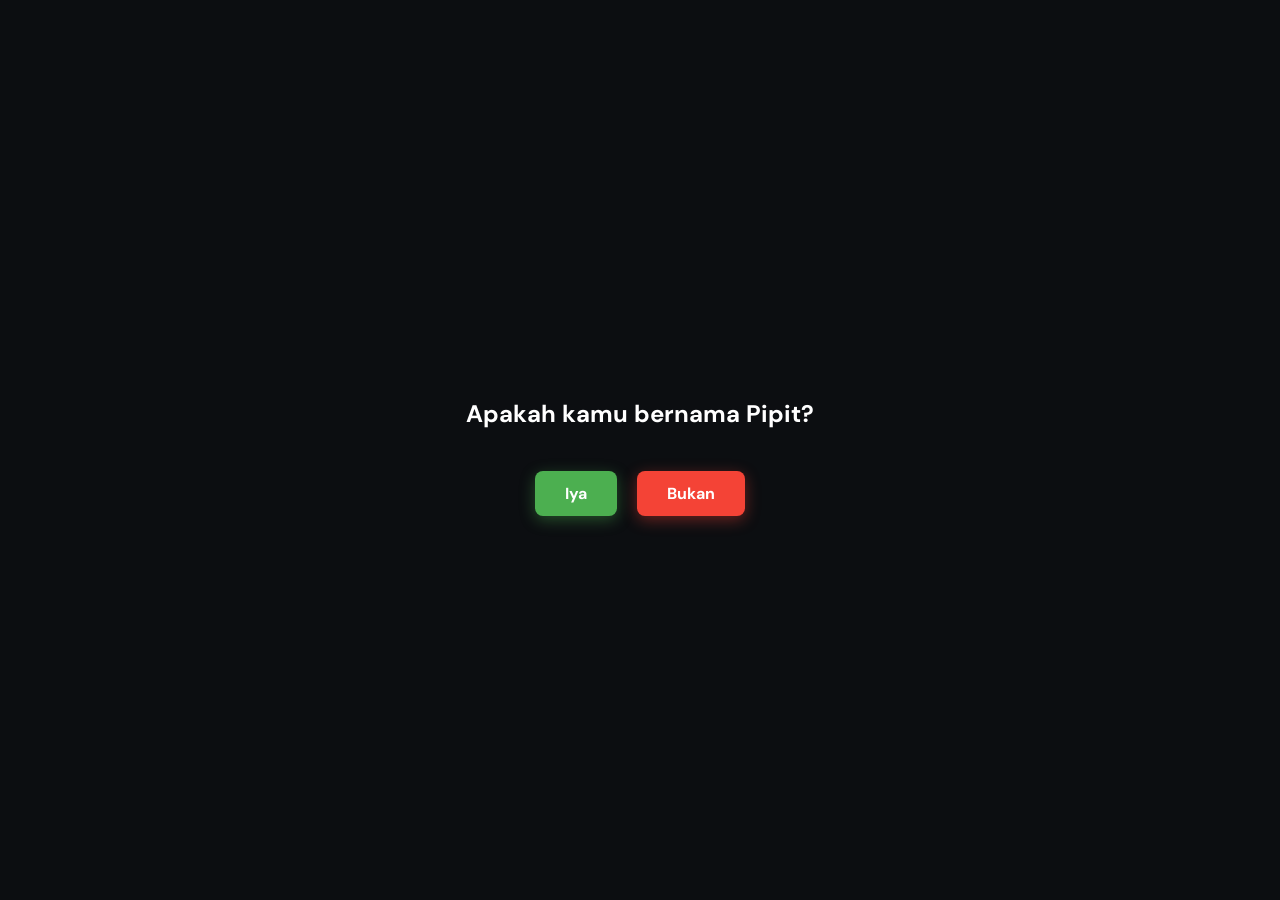
<file: index.html>
<!DOCTYPE html>
<html lang="id">
<head>
    <meta charset="UTF-8">
    <meta name="viewport" content="width=device-width, initial-scale=1.0">
    <title>Verifikasi Dulu</title>
    
    <link href="https://fonts.googleapis.com/css2?family=DM+Sans:wght@500;700&display=swap" rel="stylesheet">
    
    <style>
        body {
            margin: 0;
            padding: 0;
            background-color: #0c0e11;
            color: #fff;
            font-family: 'DM Sans', sans-serif;
            display: flex;
            justify-content: center;
            align-items: center;
            height: 100vh;
            overflow: hidden;
            text-align: center;
        }

        .container {
            position: relative;
            z-index: 10;
        }

        h1 {
            font-size: 24px;
            margin-bottom: 40px;
            padding: 0 20px;
        }

        .btn-group {
            display: flex;
            gap: 20px;
            justify-content: center;
            align-items: center;
            min-height: 50px;
        }

        button {
            padding: 12px 30px;
            font-size: 16px;
            font-family: inherit;
            font-weight: 700;
            border: none;
            border-radius: 8px;
            cursor: pointer;
        }

        #btn-yes {
            background-color: #4CAF50;
            color: white;
            box-shadow: 0 4px 15px rgba(76, 175, 80, 0.4);
            transition: transform 0.1s;
        }

        #btn-yes:active {
            transform: scale(0.95);
        }

        #btn-no {
            background-color: #f44336;
            color: white;
            box-shadow: 0 4px 15px rgba(244, 67, 54, 0.4);
            /* Animasi biar gesernya mulus kayak ngeles */
            transition: all 0.2s ease; 
        }

        /* Container Jumpscare */
        #jumpscare-container {
            display: none;
            position: fixed;
            top: 0;
            left: 0;
            width: 100vw;
            height: 100vh;
            z-index: 9999;
            background-color: black;
        }

        #jumpscare-video {
            width: 100%;
            height: 100%;
            object-fit: cover;
        }
    </style>
</head>
<body>

    <div class="container" id="main-content">
        <h1>Apakah kamu bernama Pipit?</h1>
        
        <div class="btn-group">
            <button id="btn-yes">Iya</button>
            <button id="btn-no">Bukan</button>
        </div>
    </div>

    <!-- Layar Jumpscare -->
    <div id="jumpscare-container">
        <!-- Pastikan punya file jumpscare.mp4 di folder yang sama -->
        <video id="jumpscare-video" src="jumpscare.mp4" playsinline></video>
    </div>

    <script>
        const btnNo = document.getElementById('btn-no');
        const btnYes = document.getElementById('btn-yes');
        const jumpscareContainer = document.getElementById('jumpscare-container');
        const jumpscareVideo = document.getElementById('jumpscare-video');

        // Fungsi buat bikin tombol "Bukan" kabur
        function lariWoi() {
            // Ubah posisi jadi fixed biar bebas gerak di seluruh layar
            btnNo.style.position = 'fixed';
            
            // Ukuran layar dikurangi ukuran tombol biar gak bablas ke luar layar
            const maxX = window.innerWidth - btnNo.offsetWidth - 20;
            const maxY = window.innerHeight - btnNo.offsetHeight - 20;
            
            // Bikin posisi acak
            const randomX = Math.floor(Math.random() * maxX) + 10;
            const randomY = Math.floor(Math.random() * maxY) + 10;
            
            // Terapin posisi baru (otomatis ada efek geser karena transition di CSS)
            btnNo.style.left = randomX + 'px';
            btnNo.style.top = randomY + 'px';
        }

        // Trigger lari pas cursor ngedeket (di PC)
        btnNo.addEventListener('mouseenter', lariWoi);
        
        // Trigger lari pas jari mau nyentuh / nge-klik (di HP)
        btnNo.addEventListener('touchstart', function(e) {
            e.preventDefault(); // Biar gak ke-klik beneran
            lariWoi();
        });
        
        // Jaga-jaga kalau dia tetep berhasil klik
        btnNo.addEventListener('click', function(e) {
            e.preventDefault();
            lariWoi();
        });

        // Kalo dipencet "Iya", JUMPSCARE MUNCUL!
        btnYes.addEventListener('click', function() {
            // Munculin layar hitam
            jumpscareContainer.style.display = 'block';
            
            // Play video jumpscare
            jumpscareVideo.play();
            
            // Pindah ke web ultah setelah 1 detik (1000ms)
            // Kalo durasi videonya lebih dari 1 detik, ubah aja angka 1000 ini, misal 2000 (2 detik)
            setTimeout(function() {
                window.location.href = 'ultah.html';
            }, 1000);
        });
    </script>

</body>
</html>
</file>
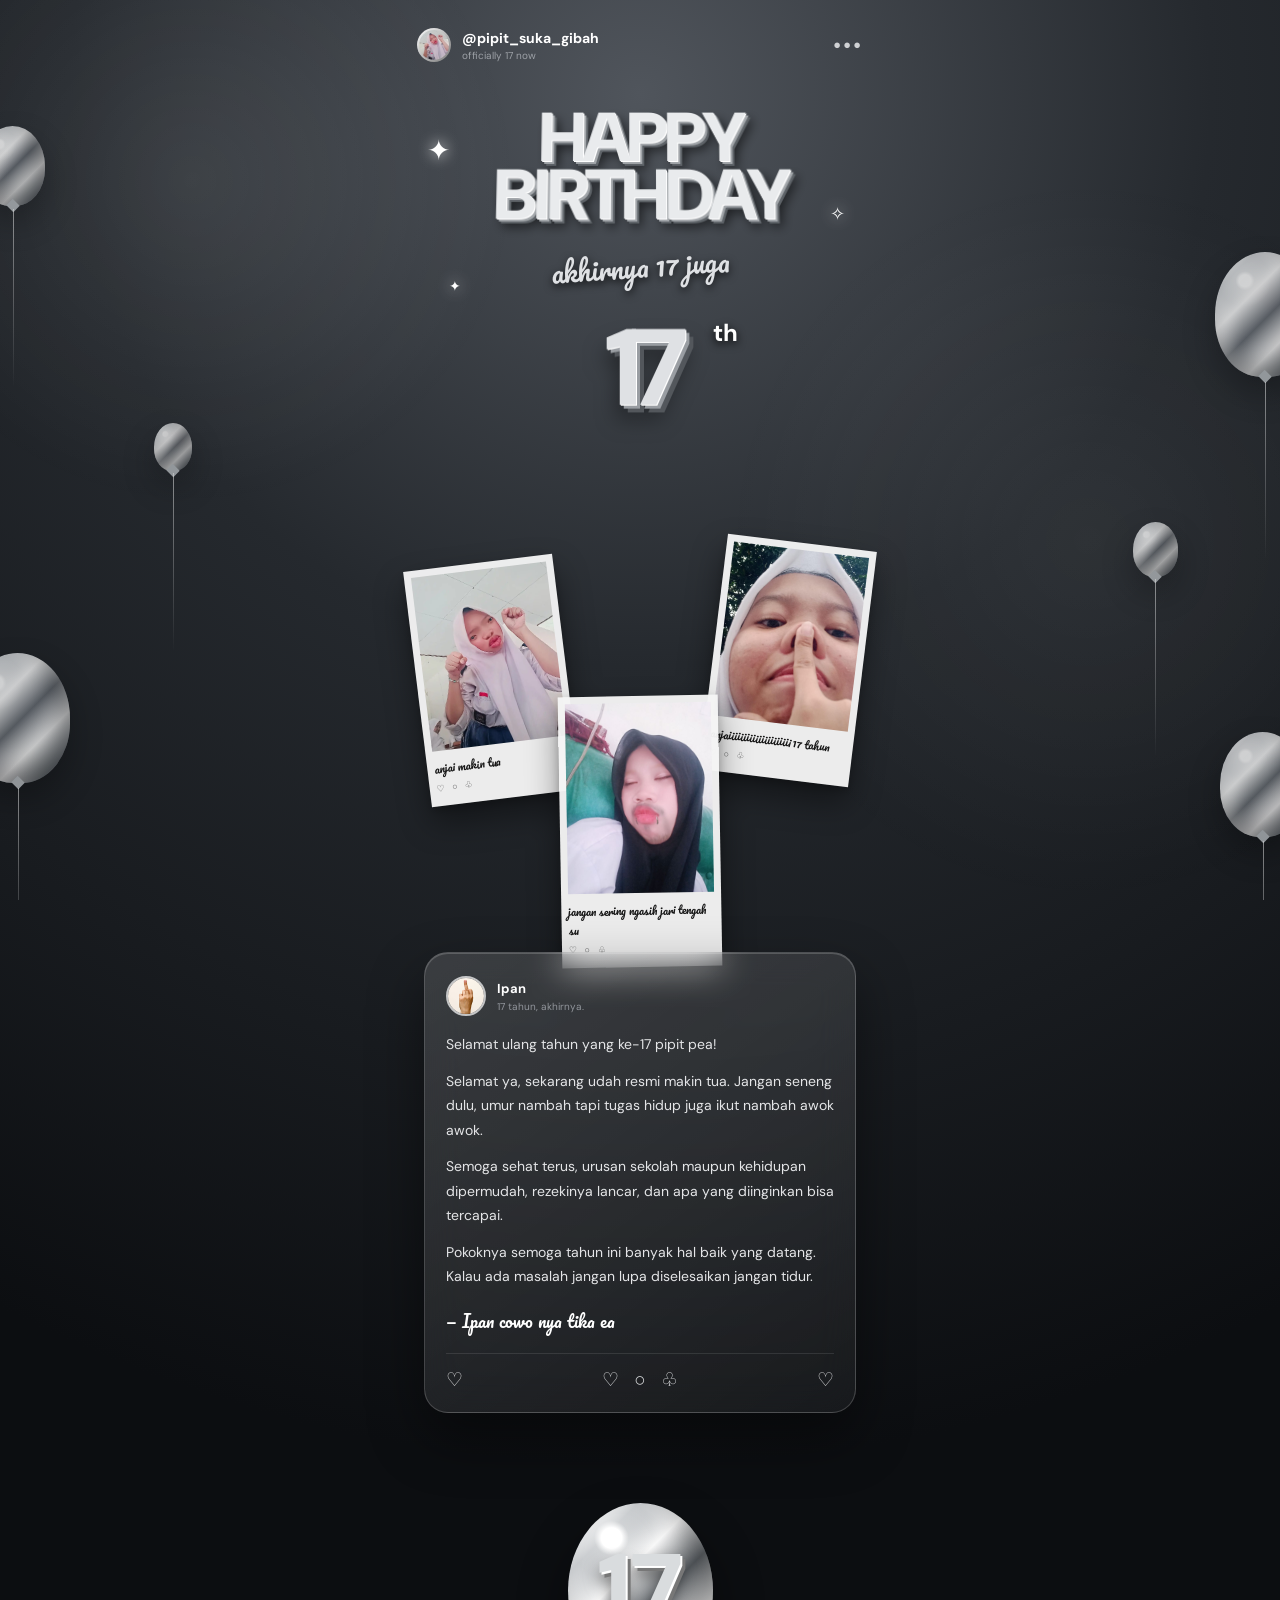
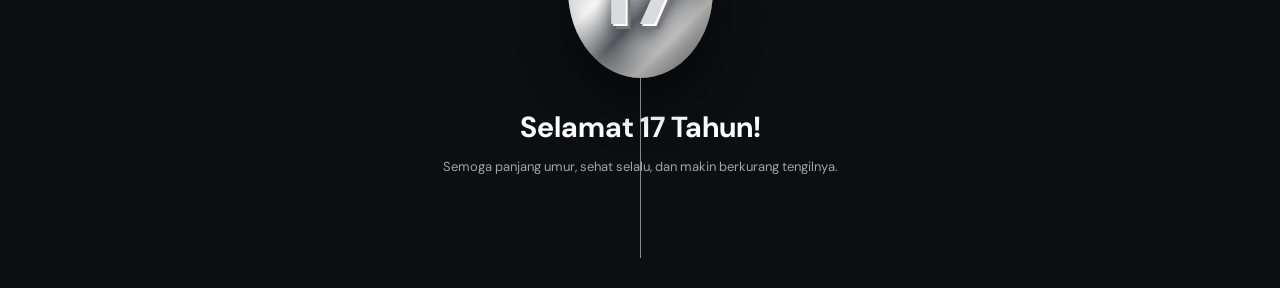
<file: ultah.html>
<!DOCTYPE html>
<html lang="id">
<head>
    <meta charset="UTF-8">
    <meta name="viewport"
          content="width=device-width, initial-scale=1.0">

    <title>Happy 17th Birthday</title>

    <link rel="preconnect" href="https://fonts.googleapis.com">
    <link rel="preconnect" href="https://fonts.gstatic.com" crossorigin>

    <link href="https://fonts.googleapis.com/css2?family=DM+Sans:wght@400;500;600;700;800&family=Pacifico&display=swap"
          rel="stylesheet">

    <link rel="stylesheet" href="style.css">
</head>

<body>

    <!-- 3D BACKGROUND -->
    <div class="scene">
        <div class="balloon b1"></div>
        <div class="balloon b2"></div>
        <div class="balloon b3"></div>
        <div class="balloon b4"></div>
        <div class="balloon b5"></div>
        <div class="balloon b6"></div>
    </div>


    <main class="page">

        <!-- TOP BAR -->
        <header class="topbar">
            <div class="top-left">
                <div class="profile-mini">
                    <img src="assets/foto1.jpg" alt="Foto">
                </div>
                <div>
                    <div class="username">@pipit_suka_gibah</div>
                    <div class="sub">
                        officially 17 now
                    </div>
                </div>
            </div>
            <div class="dots">•••</div>
        </header>


        <!-- HERO -->
        <section class="hero">
            <div class="sparkle s1">✦</div>
            <div class="sparkle s2">✧</div>
            <div class="sparkle s3">✦</div>

            <h1 class="title">
                <span>Happy</span>
                <span>Birthday</span>
            </h1>

            <div class="birthday-script">
                akhirnya 17 juga
            </div>

            <div class="age-wrap">
                <div class="age">17</div>
                <div class="th">th</div>
            </div>
        </section>


        <!-- FOTO -->
        <section class="photo-stage">
            <article class="photo-card photo1">
                <img src="assets/foto1.jpg" alt="Foto 1">
                <div class="caption">
                    anjai makin tua
                </div>
                <div class="social">
                    ♡ &nbsp; ○ &nbsp; ♧
                </div>
            </article>

            <article class="photo-card photo2">
                <img src="assets/foto2.jpg" alt="Foto 2">
                <div class="caption">
                    anjaiiiiiiiiiiiiiiiiiiiii 17 tahun
                </div>
                <div class="social">
                    ♡ &nbsp; ○ &nbsp; ♧
                </div>
            </article>

            <article class="photo-card photo3">
                <img src="assets/foto3.jpg" alt="Foto 3">
                <div class="caption">
                    jangan sering ngasih jari tengah su
                </div>
                <div class="social">
                    ♡ &nbsp; ○ &nbsp; ♧
                </div>
            </article>
        </section>


        <!-- UCAPAN -->
        <section class="message">
            <div class="message-head">
                <div class="message-avatar">
                    <img src="assets/foto4.jpg" alt="Foto">
                </div>
                <div>
                    <div class="message-name">
                        Ipan 
                    </div>
                    <div class="message-date">
                        17 tahun, akhirnya.
                    </div>
                </div>
            </div>

            <p>
                Selamat ulang tahun yang ke-17 pipit pea!
            </p>

            <p>
                Selamat ya, sekarang udah resmi makin tua.
                Jangan seneng dulu, umur nambah tapi tugas
                hidup juga ikut nambah awok awok.
            </p>

            <p>
                Semoga sehat terus, urusan sekolah maupun
                kehidupan dipermudah, rezekinya lancar,
                dan apa yang diinginkan bisa tercapai.
            </p>

            <p>
                Pokoknya semoga tahun ini banyak hal baik
                yang datang. Kalau ada masalah jangan lupa
                diselesaikan jangan tidur.
            </p>

            <div class="signature">
                — Ipan cowo nya tika ea
            </div>

            <div class="post-actions">
                <span>♡</span>
                <span>♡ &nbsp; ○ &nbsp; ♧</span>
                <span>♡</span>
            </div>
        </section>


        <!-- FINAL -->
        <section class="final">
            <div class="final-balloon">
                <div class="final-number">
                    17
                </div>
            </div>

            <h2>
                Selamat 17 Tahun!
            </h2>

            <p>
                Semoga panjang umur,
                sehat selalu,
                dan makin berkurang tengilnya.
            </p>
        </section>

    </main>

    <!-- AUDIO BACKGROUND -->
    <!-- atribut autoplay untuk main otomatis, loop untuk diulang terus -->
    <audio id="bg-music" src="sound.mp3" autoplay loop></audio>

    <script src="script.js"></script>
    
    <!-- SCRIPT TAMBAHAN BIAR LAGU PASTI NYALA PAS LAYAR DISENTUH -->
    <script>
        document.body.addEventListener("click", function() {
            var audio = document.getElementById("bg-music");
            if (audio.paused) {
                audio.play();
            }
        }, { once: true });

        document.body.addEventListener("touchstart", function() {
            var audio = document.getElementById("bg-music");
            if (audio.paused) {
                audio.play();
            }
        }, { once: true });
    </script>

</body>
</html>
</file>
<file: style.css>
* {
    box-sizing: border-box;
    margin: 0;
    padding: 0;
    -webkit-tap-highlight-color: transparent;
}

html {
    scroll-behavior: smooth;
}

body {
    min-height: 100vh;

    background:
        radial-gradient(
            circle at 50% 5%,
            #50555c 0%,
            #25292e 30%,
            #0c0e11 72%
        );

    color: #ffffff;

    font-family: "DM Sans", sans-serif;

    overflow-x: hidden;
}


/* ========================================
   BACKGROUND
======================================== */

body::before {
    content: "";

    position: fixed;
    inset: 0;

    pointer-events: none;

    background:
        radial-gradient(
            circle at 15% 20%,
            rgba(255,255,255,.08),
            transparent 25%
        ),
        radial-gradient(
            circle at 85% 60%,
            rgba(255,255,255,.05),
            transparent 30%
        );

    z-index: -1;
}


.scene {
    position: fixed;

    inset: 0;

    overflow: hidden;

    pointer-events: none;

    z-index: 0;
}


/* ========================================
   3D BALLOON
======================================== */

.balloon {
    position: absolute;

    width: 90px;
    height: 110px;

    border-radius:
        50%
        50%
        46%
        46%;

    background:
        radial-gradient(
            circle at 30% 23%,
            rgba(255,255,255,.95) 0 5%,
            rgba(255,255,255,.4) 8%,
            transparent 22%
        ),
        linear-gradient(
            135deg,
            #ffffff 0%,
            #9ea4aa 18%,
            #f7f7f7 35%,
            #646970 52%,
            #ffffff 69%,
            #777d83 86%,
            #dfe2e5 100%
        );

    box-shadow:
        inset -12px -15px 22px rgba(0,0,0,.32),
        inset 10px 8px 18px rgba(255,255,255,.6),
        0 15px 35px rgba(0,0,0,.35);

    opacity: .8;

    animation:
        float 6s ease-in-out infinite;
}


.balloon::after {
    content: "";

    position: absolute;

    width: 1px;
    height: 180px;

    left: 50%;
    top: 104%;

    background:
        linear-gradient(
            to bottom,
            rgba(255,255,255,.6),
            transparent
        );
}


.balloon::before {
    content: "";

    position: absolute;

    width: 10px;
    height: 9px;

    left: 50%;
    bottom: -4px;

    transform:
        translateX(-50%)
        rotate(45deg);

    background: #aeb3b7;
}


.b1 {
    width: 65px;
    height: 80px;

    left: -20px;
    top: 14%;

    animation-delay: -1s;
}


.b2 {
    right: -35px;
    top: 28%;

    width: 100px;
    height: 125px;

    animation-delay: -3s;
}


.b3 {
    left: -35px;
    bottom: 13%;

    width: 105px;
    height: 130px;

    animation-delay: -2s;
}


.b4 {
    right: -25px;
    bottom: 7%;

    width: 85px;
    height: 105px;

    animation-delay: -4s;
}


.b5 {
    left: 12%;
    top: 47%;

    width: 38px;
    height: 48px;

    animation-delay: -5s;
}


.b6 {
    right: 8%;
    top: 58%;

    width: 45px;
    height: 55px;

    animation-delay: -2.5s;
}


@keyframes float {

    0%,
    100% {
        transform:
            translate3d(0,0,0)
            rotate(-3deg);
    }

    50% {
        transform:
            translate3d(0,-22px,0)
            rotate(4deg);
    }
}


/* ========================================
   PAGE
======================================== */

.page {
    position: relative;

    z-index: 2;

    width: min(100%, 480px);

    margin: auto;

    padding:
        18px
        17px
        70px;
}


/* ========================================
   TOP BAR
======================================== */

.topbar {
    height: 54px;

    display: flex;

    align-items: center;

    justify-content: space-between;

    margin-bottom: 25px;
}


.top-left {
    display: flex;

    align-items: center;

    gap: 11px;
}


.profile-mini {
    width: 34px;
    height: 34px;

    border-radius: 50%;

    background:
        linear-gradient(
            135deg,
            #fff,
            #777
        );

    padding: 2px;
}


.profile-mini img {
    width: 100%;
    height: 100%;

    object-fit: cover;

    border-radius: 50%;
}


.username {
    font-size: 14px;

    font-weight: 700;
}


.sub {
    color: #9da1a7;

    font-size: 10px;

    margin-top: 2px;
}


.dots {
    font-size: 23px;

    color: #cfd1d4;

    letter-spacing: 2px;
}


/* ========================================
   HERO
======================================== */

.hero {
    position: relative;

    text-align: center;

    min-height: 430px;

    perspective: 900px;
}


.sparkle {
    position: absolute;

    font-size: 28px;

    color: white;

    text-shadow:
        0 0 15px white;

    animation:
        sparkle 2.5s infinite ease-in-out;
}


.s1 {
    top: 35px;
    left: 10px;
}


.s2 {
    right: 18px;
    top: 105px;

    font-size: 18px;

    animation-delay: .8s;
}


.s3 {
    left: 32px;
    top: 180px;

    font-size: 14px;

    animation-delay: 1.2s;
}


@keyframes sparkle {

    0%,
    100% {
        opacity: .3;

        transform:
            scale(.8)
            rotate(0);
    }

    50% {
        opacity: 1;

        transform:
            scale(1.2)
            rotate(20deg);
    }
}


/* ========================================
   TITLE
======================================== */

.title {
    position: relative;

    z-index: 2;

    padding-top: 10px;

    font-size:
        clamp(
            46px,
            14vw,
            72px
        );

    line-height: .82;

    font-weight: 800;

    letter-spacing: -4px;

    text-transform: uppercase;

    color: #e9ebed;

    text-shadow:
        1px 1px 0 #ffffff,
        3px 3px 0 #a3a7ab,
        5px 5px 0 #5e6368,
        7px 8px 12px rgba(0,0,0,.65);

    transform:
        rotateX(8deg);
}


.title span {
    display: block;
}


.birthday-script {
    margin-top: 18px;

    font-family:
        "Pacifico",
        cursive;

    font-size: 27px;

    color: #dfe1e4;

    transform: rotate(-4deg);

    text-shadow:
        0 3px 8px rgba(0,0,0,.7);
}


/* ========================================
   AGE
======================================== */

.age-wrap {
    position: relative;

    margin:
        15px auto
        0;

    width: 210px;
    height: 125px;

    display: flex;

    justify-content: center;

    align-items: center;
}


.age {
    font-size: 112px;

    line-height: 1;

    font-weight: 800;

    letter-spacing: -12px;

    color: #dfe1e4;

    text-shadow:
        1px 1px 0 #fff,
        4px 4px 0 #999da2,
        8px 8px 0 #53575c,
        0 15px 22px rgba(0,0,0,.5);

    transform:
        rotateX(15deg);
}


.th {
    position: absolute;

    right: 7px;
    top: 12px;

    font-size: 24px;

    font-weight: 700;

    color: #fff;

    text-shadow:
        0 3px 8px #000;
}


/* ========================================
   PHOTO STAGE
======================================== */

.photo-stage {
    position: relative;

    height: 455px;

    margin-top: -10px;
}


/* ========================================
   PHOTO CARD
======================================== */

.photo-card {
    position: absolute;

    width: 150px;

    padding:
        7px
        7px
        13px;

    background:
        rgba(245,245,245,.96);

    box-shadow:
        0 16px 32px rgba(0,0,0,.42),
        0 4px 9px rgba(0,0,0,.18);

    color: #171717;

    transition:
        transform .3s ease;
}


.photo-card img {
    display: block;

    width: 100%;

    height: 175px;

    object-fit: cover;

    background: #ddd;
}


.photo-card .caption {
    padding-top: 8px;

    font-family:
        "Pacifico",
        cursive;

    font-size: 11px;
}


.photo-card .social {
    display: flex;

    gap: 6px;

    margin-top: 5px;

    font-family:
        Arial,
        sans-serif;

    font-size: 9px;

    color: #555;
}


/* ========================================
   FOTO 1 - KIRI
======================================== */

.photo1 {
    left: 0;

    top: 45px;

    transform:
        rotate(-7deg);

    z-index: 1;
}


/* ========================================
   FOTO 2 - KANAN
======================================== */

.photo2 {
    right: 0;

    top: 25px;

    transform:
        rotate(7deg);

    z-index: 2;
}


/* ========================================
   FOTO 3 - TENGAH
======================================== */

.photo3 {
    left: 50%;

    bottom: 5px;

    transform:
        translateX(-50%)
        rotate(-1deg);

    z-index: 5;

    width: 160px;
}


.photo3 img {
    height: 190px;
}


/* ========================================
   MESSAGE
======================================== */

.message {
    position: relative;

    z-index: 10;

    margin:
        -20px
        7px
        0;

    padding:
        23px
        21px
        20px;

    border:
        1px solid
        rgba(255,255,255,.18);

    border-radius: 24px;

    background:
        linear-gradient(
            145deg,
            rgba(255,255,255,.14),
            rgba(255,255,255,.045)
        );

    backdrop-filter: blur(18px);

    -webkit-backdrop-filter: blur(18px);

    box-shadow:
        0 25px 55px rgba(0,0,0,.45),
        inset 0 1px 0
        rgba(255,255,255,.18);
}


.message-head {
    display: flex;

    align-items: center;

    gap: 11px;

    margin-bottom: 16px;
}


.message-avatar {
    width: 40px;
    height: 40px;

    border-radius: 50%;

    overflow: hidden;

    border:
        2px solid
        rgba(255,255,255,.7);
}


.message-avatar img {
    width: 100%;
    height: 100%;

    object-fit: cover;
}


.message-name {
    font-size: 13px;

    font-weight: 700;
}


.message-date {
    color: #92969c;

    font-size: 10px;

    margin-top: 3px;
}


.message p {
    color: #e4e5e7;

    font-size: 14px;

    line-height: 1.75;
}


.message p + p {
    margin-top: 12px;
}


.signature {
    margin-top: 17px;

    font-family:
        "Pacifico",
        cursive;

    font-size: 17px;

    color: #fff;
}


.post-actions {
    display: flex;

    justify-content: space-between;

    margin-top: 17px;

    padding-top: 13px;

    border-top:
        1px solid
        rgba(255,255,255,.1);

    color: #d8d9db;

    font-size: 19px;
}


/* ========================================
   WISHES
======================================== */

.section-title {
    text-align: center;

    margin:
        70px
        0
        22px;

    font-family:
        "Pacifico",
        cursive;

    font-size: 25px;

    color: #e7e8e9;
}


.wish-grid {
    display: grid;

    grid-template-columns:
        1fr 1fr;

    gap: 12px;
}


.wish {
    min-height: 145px;

    padding: 17px;

    border-radius: 21px;

    border:
        1px solid
        rgba(255,255,255,.12);

    background:
        linear-gradient(
            145deg,
            rgba(255,255,255,.12),
            rgba(255,255,255,.04)
        );

    box-shadow:
        0 15px 30px
        rgba(0,0,0,.25);

    backdrop-filter: blur(12px);
}


.wish:nth-child(2) {
    transform:
        translateY(13px)
        rotate(2deg);
}


.wish:nth-child(3) {
    transform:
        rotate(-2deg);
}


.wish:nth-child(4) {
    transform:
        translateY(13px);
}


.wish-number {
    font-size: 10px;

    color: #969ba1;

    margin-bottom: 12px;
}


.wish p {
    font-size: 13px;

    line-height: 1.65;

    color: #e1e2e4;
}


/* ========================================
   FINAL
======================================== */

.final {
    text-align: center;

    padding:
        90px
        10px
        40px;
}


.final-balloon {
    position: relative;

    width: 145px;
    height: 175px;

    margin:
        0
        auto
        30px;

    border-radius: 50%;

    background:
        radial-gradient(
            circle at 30% 20%,
            #fff 0 6%,
            rgba(255,255,255,.3) 10%,
            transparent 24%
        ),
        linear-gradient(
            135deg,
            #fff,
            #9fa4a9 22%,
            #f8f8f8 40%,
            #5f6469 58%,
            #fff 75%,
            #777
        );

    box-shadow:
        inset -20px -25px 30px
        rgba(0,0,0,.35),

        inset 15px 10px 20px
        rgba(255,255,255,.5),

        0 25px 50px
        rgba(0,0,0,.45);

    display: flex;

    justify-content: center;

    align-items: center;

    animation:
        float 5s ease-in-out infinite;
}


.final-balloon::after {
    content: "";

    position: absolute;

    width: 1px;
    height: 180px;

    top: 100%;

    background:
        rgba(255,255,255,.5);
}


.final-number {
    font-size: 100px;

    font-weight: 800;

    color: #d9dcde;

    text-shadow:
        2px 2px 0 #fff,
        5px 5px 0 #777,
        0 10px 15px rgba(0,0,0,.5);
}


.final h2 {
    font-size: 29px;

    margin-bottom: 10px;
}


.final p {
    color: #9fa3a8;

    font-size: 13px;

    line-height: 1.7;
}


.scroll {
    margin-top: 45px;

    color: #9da1a7;

    font-size: 11px;

    letter-spacing: 2px;

    text-transform: uppercase;
}


/* ========================================
   HP KECIL
======================================== */

@media (max-width: 360px) {

    .page {
        padding-left: 14px;
        padding-right: 14px;
    }


    .photo-stage {
        height: 430px;
    }


    .photo-card {
        width: 138px;
    }


    .photo-card img {
        height: 165px;
    }


    .photo3 {
        width: 148px;
    }


    .photo3 img {
        height: 175px;
    }


    .title {
        font-size: 43px;
    }


    .age {
        font-size: 100px;
    }
}
</file>
